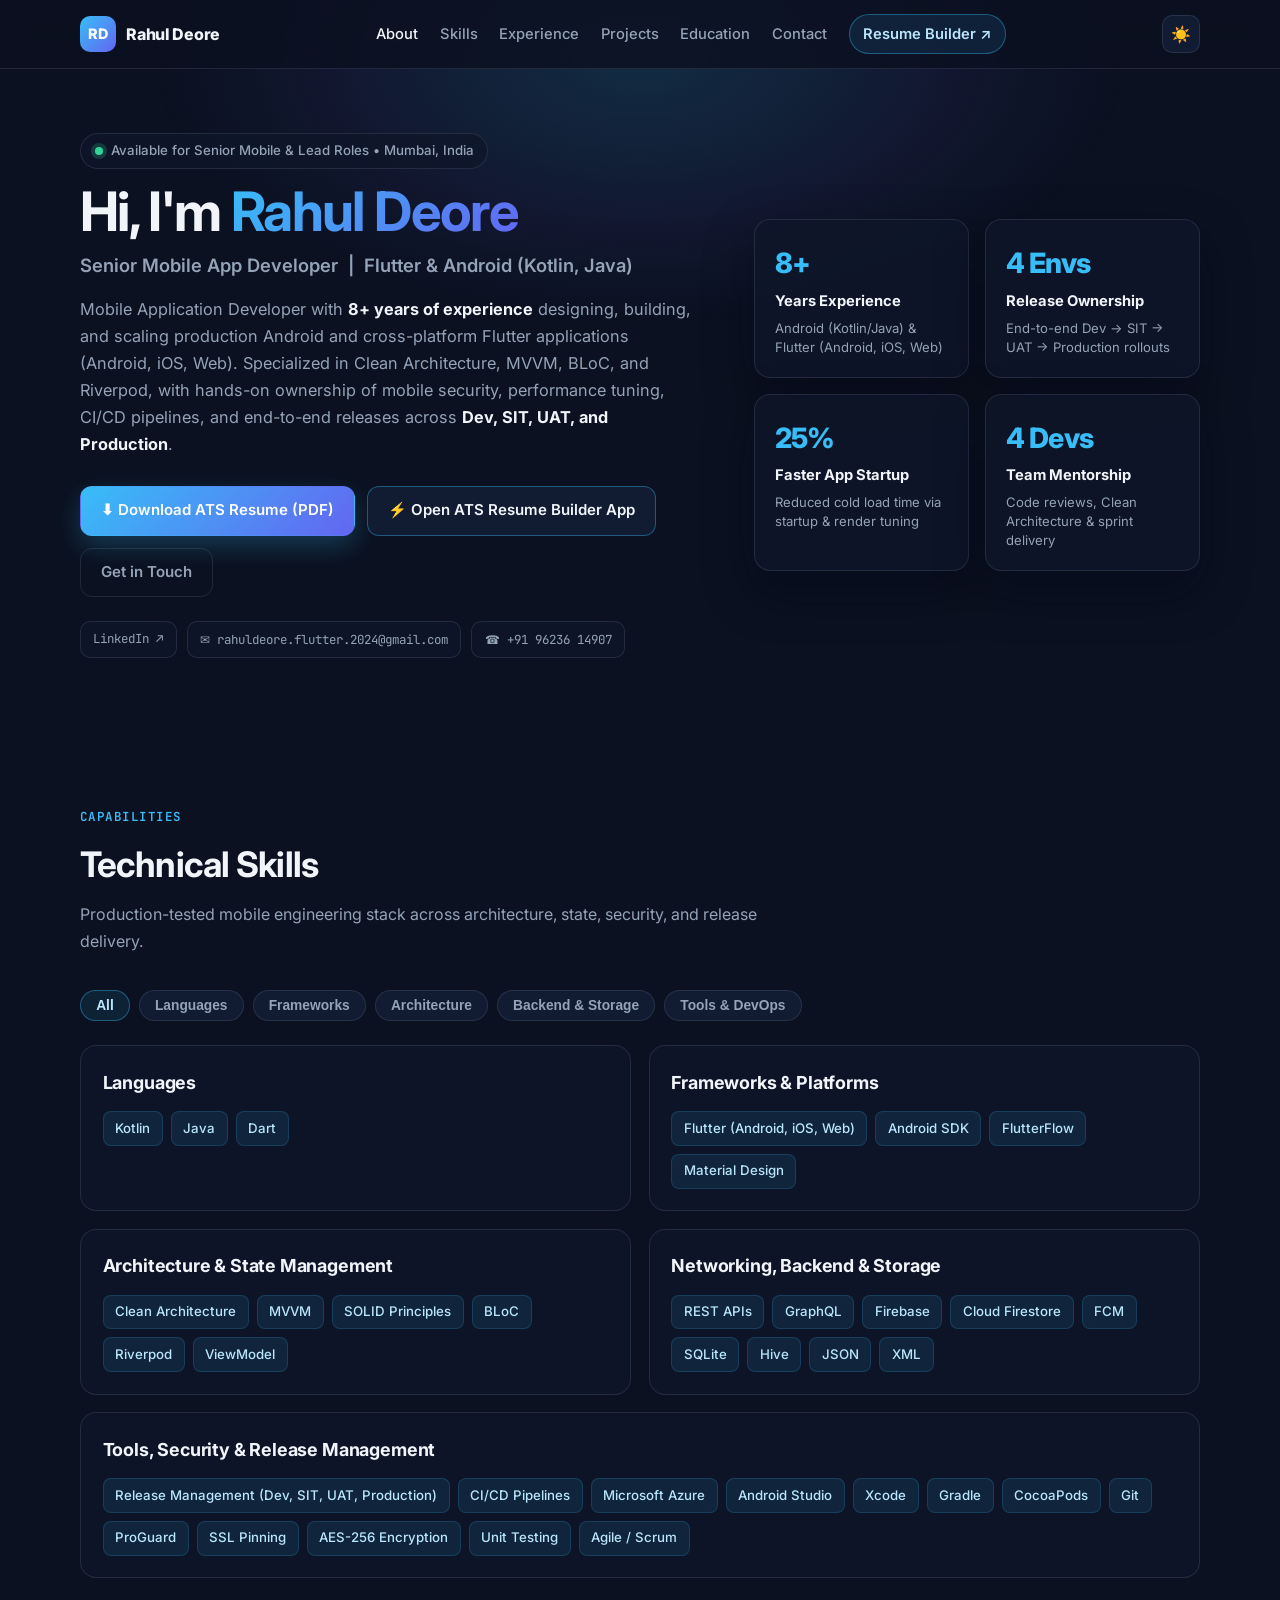
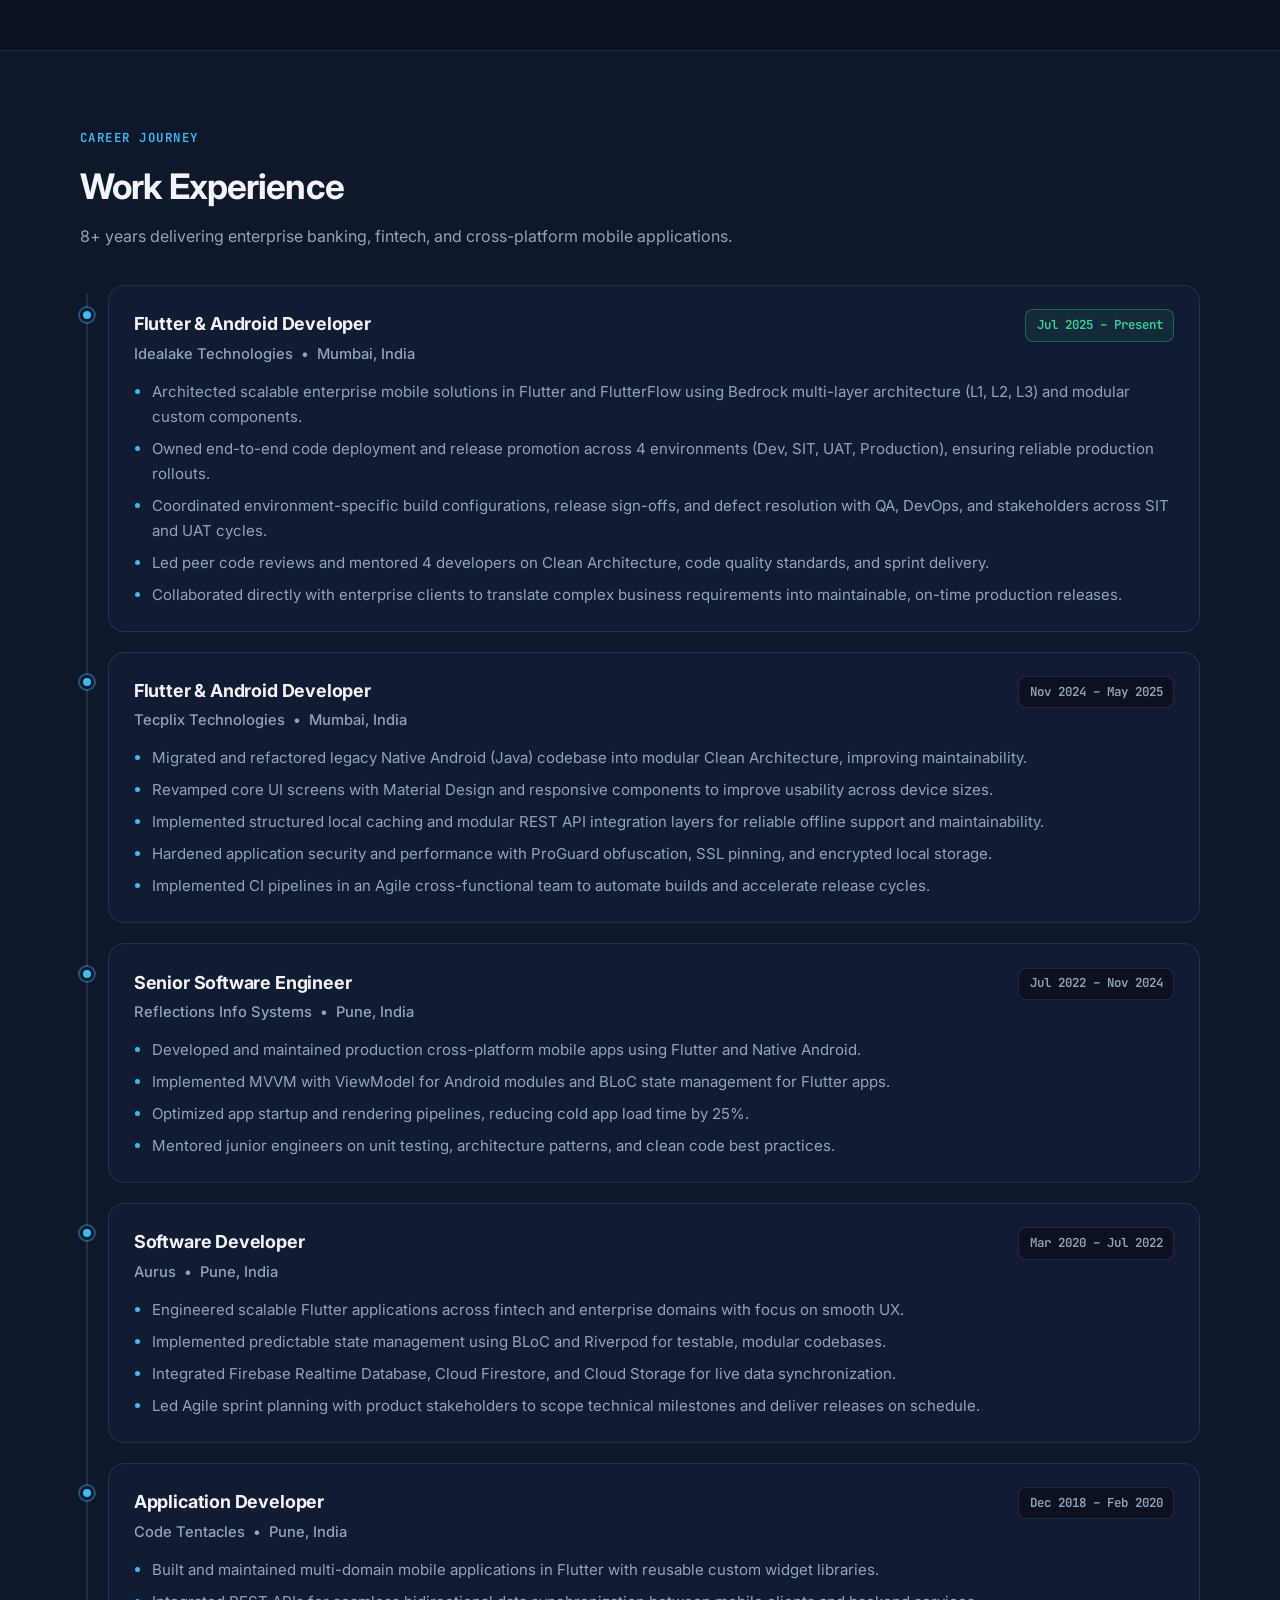
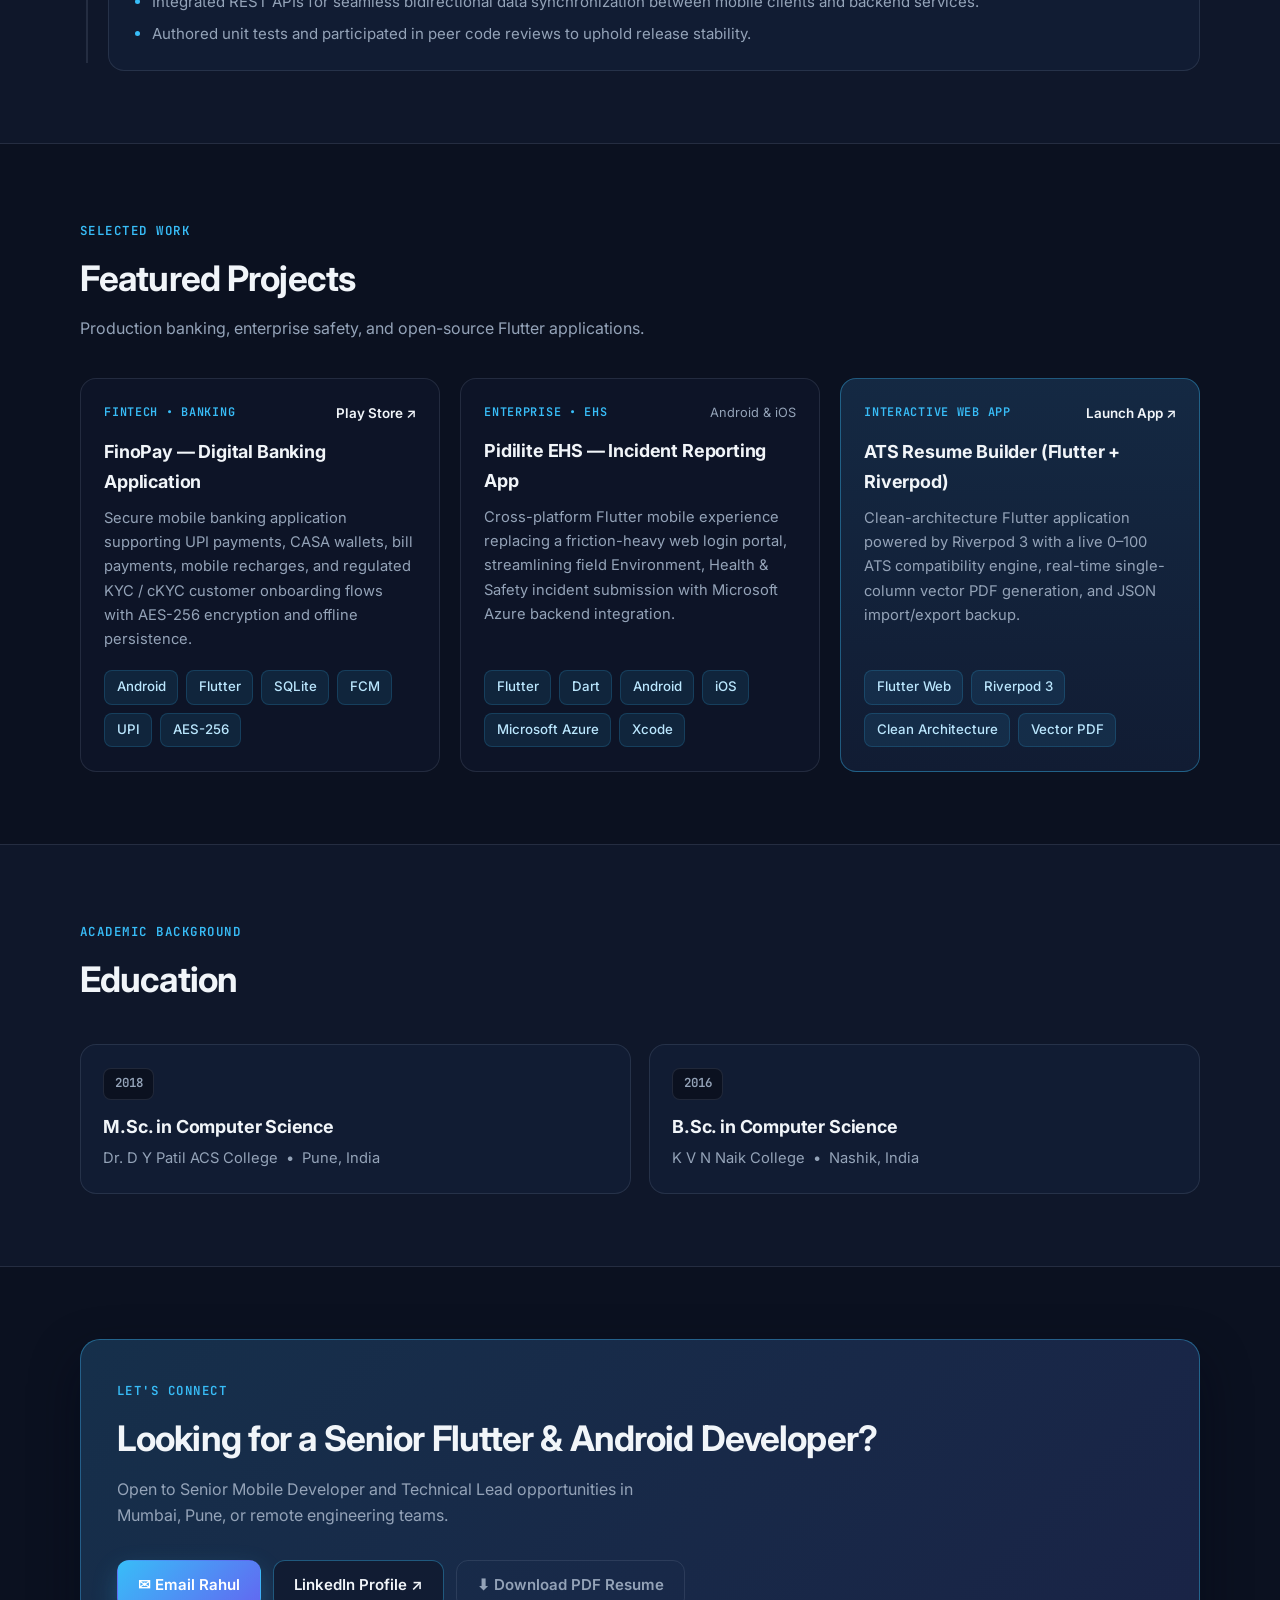
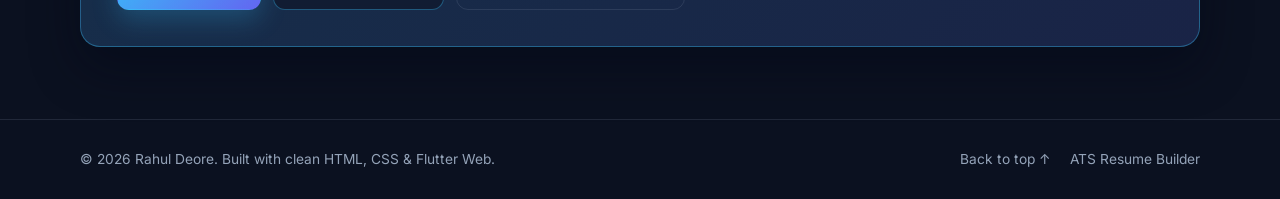
<file: portfolio_website/index.html>
<!DOCTYPE html>
<html lang="en" data-theme="dark">
<head>
  <meta charset="UTF-8" />
  <meta name="viewport" content="width=device-width, initial-scale=1.0" />
  <title>Rahul Deore — Senior Mobile App Developer (Flutter &amp; Android)</title>
  <meta
    name="description"
    content="Portfolio of Rahul Deore, Senior Mobile App Developer with 8+ years of experience building scalable Flutter and Android (Kotlin, Java) applications, Clean Architecture, BLoC, Riverpod, and multi-environment production releases."
  />
  <meta property="og:title" content="Rahul Deore — Senior Mobile App Developer" />
  <meta
    property="og:description"
    content="8+ years building high-performance Flutter & Android apps across FinTech and Enterprise domains."
  />
  <meta property="og:type" content="website" />
  <link rel="preconnect" href="https://fonts.googleapis.com" />
  <link rel="preconnect" href="https://fonts.gstatic.com" crossorigin />
  <link
    href="https://fonts.googleapis.com/css2?family=Inter:wght@400;500;600;700;800&family=JetBrains+Mono:wght@400;500;600&display=swap"
    rel="stylesheet"
  />
  <link rel="stylesheet" href="styles.css" />
</head>
<body>
  <div class="bg-glow" aria-hidden="true"></div>

  <!-- Navigation -->
  <header class="site-header" id="top">
    <div class="container nav-inner">
      <a href="#top" class="brand" aria-label="Rahul Deore Home">
        <span class="brand-mark">RD</span>
        <span class="brand-text">Rahul Deore</span>
      </a>

      <nav class="nav-links" id="navLinks" aria-label="Primary navigation">
        <a href="#about">About</a>
        <a href="#skills">Skills</a>
        <a href="#experience">Experience</a>
        <a href="#projects">Projects</a>
        <a href="#education">Education</a>
        <a href="#contact">Contact</a>
        <a href="resume-builder/" class="nav-pill">Resume Builder ↗</a>
      </nav>

      <div class="nav-actions">
        <button
          class="icon-btn"
          id="themeToggle"
          type="button"
          aria-label="Toggle light and dark theme"
          title="Toggle theme"
        >
          <span class="theme-icon" id="themeIcon">☀️</span>
        </button>
        <button
          class="icon-btn mobile-menu-btn"
          id="mobileMenuBtn"
          type="button"
          aria-label="Toggle navigation menu"
          aria-expanded="false"
        >
          ☰
        </button>
      </div>
    </div>
  </header>

  <main>
    <!-- Hero -->
    <section class="hero section" id="about">
      <div class="container hero-grid">
        <div class="hero-content">
          <div class="status-badge">
            <span class="status-dot"></span>
            Available for Senior Mobile &amp; Lead Roles • Mumbai, India
          </div>
          <h1>
            Hi, I'm <span class="gradient-text">Rahul Deore</span>
          </h1>
          <p class="hero-subtitle">
            Senior Mobile App Developer &nbsp;|&nbsp; Flutter &amp; Android (Kotlin, Java)
          </p>
          <p class="hero-description">
            Mobile Application Developer with <strong>8+ years of experience</strong> designing,
            building, and scaling production Android and cross-platform Flutter applications
            (Android, iOS, Web). Specialized in Clean Architecture, MVVM, BLoC, and Riverpod, with
            hands-on ownership of mobile security, performance tuning, CI/CD pipelines, and
            end-to-end releases across <strong>Dev, SIT, UAT, and Production</strong>.
          </p>

          <div class="hero-cta">
            <a
              href="assets/Rahul_Deore_ATS_Resume.pdf"
              download="Rahul_Deore_ATS_Resume.pdf"
              class="btn btn-primary"
            >
              ⬇ Download ATS Resume (PDF)
            </a>
            <a href="resume-builder/" class="btn btn-secondary">
              ⚡ Open ATS Resume Builder App
            </a>
            <a href="#contact" class="btn btn-ghost">Get in Touch</a>
          </div>

          <div class="hero-links">
            <a
              href="https://www.linkedin.com/in/rahul-deore-a39800193/"
              target="_blank"
              rel="noopener noreferrer"
              class="social-chip"
            >
              LinkedIn ↗
            </a>
            <button
              type="button"
              class="social-chip copy-trigger"
              data-copy="rahuldeore.flutter.2024@gmail.com"
            >
              ✉ rahuldeore.flutter.2024@gmail.com
            </button>
            <button
              type="button"
              class="social-chip copy-trigger"
              data-copy="+91 96236 14907"
            >
              ☎ +91 96236 14907
            </button>
          </div>
        </div>

        <aside class="hero-metrics" aria-label="Career Highlights">
          <div class="metric-card">
            <span class="metric-value">8+</span>
            <span class="metric-label">Years Experience</span>
            <p class="metric-note">Android (Kotlin/Java) &amp; Flutter (Android, iOS, Web)</p>
          </div>
          <div class="metric-card">
            <span class="metric-value">4 Envs</span>
            <span class="metric-label">Release Ownership</span>
            <p class="metric-note">End-to-end Dev → SIT → UAT → Production rollouts</p>
          </div>
          <div class="metric-card">
            <span class="metric-value">25%</span>
            <span class="metric-label">Faster App Startup</span>
            <p class="metric-note">Reduced cold load time via startup &amp; render tuning</p>
          </div>
          <div class="metric-card">
            <span class="metric-value">4 Devs</span>
            <span class="metric-label">Team Mentorship</span>
            <p class="metric-note">Code reviews, Clean Architecture &amp; sprint delivery</p>
          </div>
        </aside>
      </div>
    </section>

    <!-- Technical Skills -->
    <section class="section" id="skills">
      <div class="container">
        <div class="section-heading">
          <span class="eyebrow">Capabilities</span>
          <h2>Technical Skills</h2>
          <p>Production-tested mobile engineering stack across architecture, state, security, and release delivery.</p>
        </div>

        <div class="filter-bar" role="tablist" aria-label="Filter skills by category">
          <button type="button" class="filter-btn active" data-filter="all">All</button>
          <button type="button" class="filter-btn" data-filter="languages">Languages</button>
          <button type="button" class="filter-btn" data-filter="frameworks">Frameworks</button>
          <button type="button" class="filter-btn" data-filter="architecture">Architecture</button>
          <button type="button" class="filter-btn" data-filter="backend">Backend &amp; Storage</button>
          <button type="button" class="filter-btn" data-filter="devops">Tools &amp; DevOps</button>
        </div>

        <div class="skills-grid" id="skillsGrid">
          <article class="skill-card" data-category="languages">
            <h3>Languages</h3>
            <div class="chip-list">
              <span class="chip">Kotlin</span>
              <span class="chip">Java</span>
              <span class="chip">Dart</span>
            </div>
          </article>

          <article class="skill-card" data-category="frameworks">
            <h3>Frameworks &amp; Platforms</h3>
            <div class="chip-list">
              <span class="chip">Flutter (Android, iOS, Web)</span>
              <span class="chip">Android SDK</span>
              <span class="chip">FlutterFlow</span>
              <span class="chip">Material Design</span>
            </div>
          </article>

          <article class="skill-card" data-category="architecture">
            <h3>Architecture &amp; State Management</h3>
            <div class="chip-list">
              <span class="chip">Clean Architecture</span>
              <span class="chip">MVVM</span>
              <span class="chip">SOLID Principles</span>
              <span class="chip">BLoC</span>
              <span class="chip">Riverpod</span>
              <span class="chip">ViewModel</span>
            </div>
          </article>

          <article class="skill-card" data-category="backend">
            <h3>Networking, Backend &amp; Storage</h3>
            <div class="chip-list">
              <span class="chip">REST APIs</span>
              <span class="chip">GraphQL</span>
              <span class="chip">Firebase</span>
              <span class="chip">Cloud Firestore</span>
              <span class="chip">FCM</span>
              <span class="chip">SQLite</span>
              <span class="chip">Hive</span>
              <span class="chip">JSON</span>
              <span class="chip">XML</span>
            </div>
          </article>

          <article class="skill-card skill-card-wide" data-category="devops">
            <h3>Tools, Security &amp; Release Management</h3>
            <div class="chip-list">
              <span class="chip">Release Management (Dev, SIT, UAT, Production)</span>
              <span class="chip">CI/CD Pipelines</span>
              <span class="chip">Microsoft Azure</span>
              <span class="chip">Android Studio</span>
              <span class="chip">Xcode</span>
              <span class="chip">Gradle</span>
              <span class="chip">CocoaPods</span>
              <span class="chip">Git</span>
              <span class="chip">ProGuard</span>
              <span class="chip">SSL Pinning</span>
              <span class="chip">AES-256 Encryption</span>
              <span class="chip">Unit Testing</span>
              <span class="chip">Agile / Scrum</span>
            </div>
          </article>
        </div>
      </div>
    </section>

    <!-- Experience Timeline -->
    <section class="section section-alt" id="experience">
      <div class="container">
        <div class="section-heading">
          <span class="eyebrow">Career Journey</span>
          <h2>Work Experience</h2>
          <p>8+ years delivering enterprise banking, fintech, and cross-platform mobile applications.</p>
        </div>

        <div class="timeline">
          <article class="timeline-item">
            <div class="timeline-marker"></div>
            <div class="timeline-card">
              <div class="timeline-header">
                <div>
                  <h3>Flutter &amp; Android Developer</h3>
                  <p class="company-line">Idealake Technologies &nbsp;•&nbsp; Mumbai, India</p>
                </div>
                <span class="date-badge current">Jul 2025 – Present</span>
              </div>
              <ul class="bullet-list">
                <li>Architected scalable enterprise mobile solutions in Flutter and FlutterFlow using Bedrock multi-layer architecture (L1, L2, L3) and modular custom components.</li>
                <li>Owned end-to-end code deployment and release promotion across 4 environments (Dev, SIT, UAT, Production), ensuring reliable production rollouts.</li>
                <li>Coordinated environment-specific build configurations, release sign-offs, and defect resolution with QA, DevOps, and stakeholders across SIT and UAT cycles.</li>
                <li>Led peer code reviews and mentored 4 developers on Clean Architecture, code quality standards, and sprint delivery.</li>
                <li>Collaborated directly with enterprise clients to translate complex business requirements into maintainable, on-time production releases.</li>
              </ul>
            </div>
          </article>

          <article class="timeline-item">
            <div class="timeline-marker"></div>
            <div class="timeline-card">
              <div class="timeline-header">
                <div>
                  <h3>Flutter &amp; Android Developer</h3>
                  <p class="company-line">Tecplix Technologies &nbsp;•&nbsp; Mumbai, India</p>
                </div>
                <span class="date-badge">Nov 2024 – May 2025</span>
              </div>
              <ul class="bullet-list">
                <li>Migrated and refactored legacy Native Android (Java) codebase into modular Clean Architecture, improving maintainability.</li>
                <li>Revamped core UI screens with Material Design and responsive components to improve usability across device sizes.</li>
                <li>Implemented structured local caching and modular REST API integration layers for reliable offline support and maintainability.</li>
                <li>Hardened application security and performance with ProGuard obfuscation, SSL pinning, and encrypted local storage.</li>
                <li>Implemented CI pipelines in an Agile cross-functional team to automate builds and accelerate release cycles.</li>
              </ul>
            </div>
          </article>

          <article class="timeline-item">
            <div class="timeline-marker"></div>
            <div class="timeline-card">
              <div class="timeline-header">
                <div>
                  <h3>Senior Software Engineer</h3>
                  <p class="company-line">Reflections Info Systems &nbsp;•&nbsp; Pune, India</p>
                </div>
                <span class="date-badge">Jul 2022 – Nov 2024</span>
              </div>
              <ul class="bullet-list">
                <li>Developed and maintained production cross-platform mobile apps using Flutter and Native Android.</li>
                <li>Implemented MVVM with ViewModel for Android modules and BLoC state management for Flutter apps.</li>
                <li>Optimized app startup and rendering pipelines, reducing cold app load time by 25%.</li>
                <li>Mentored junior engineers on unit testing, architecture patterns, and clean code best practices.</li>
              </ul>
            </div>
          </article>

          <article class="timeline-item">
            <div class="timeline-marker"></div>
            <div class="timeline-card">
              <div class="timeline-header">
                <div>
                  <h3>Software Developer</h3>
                  <p class="company-line">Aurus &nbsp;•&nbsp; Pune, India</p>
                </div>
                <span class="date-badge">Mar 2020 – Jul 2022</span>
              </div>
              <ul class="bullet-list">
                <li>Engineered scalable Flutter applications across fintech and enterprise domains with focus on smooth UX.</li>
                <li>Implemented predictable state management using BLoC and Riverpod for testable, modular codebases.</li>
                <li>Integrated Firebase Realtime Database, Cloud Firestore, and Cloud Storage for live data synchronization.</li>
                <li>Led Agile sprint planning with product stakeholders to scope technical milestones and deliver releases on schedule.</li>
              </ul>
            </div>
          </article>

          <article class="timeline-item">
            <div class="timeline-marker"></div>
            <div class="timeline-card">
              <div class="timeline-header">
                <div>
                  <h3>Application Developer</h3>
                  <p class="company-line">Code Tentacles &nbsp;•&nbsp; Pune, India</p>
                </div>
                <span class="date-badge">Dec 2018 – Feb 2020</span>
              </div>
              <ul class="bullet-list">
                <li>Built and maintained multi-domain mobile applications in Flutter with reusable custom widget libraries.</li>
                <li>Integrated REST APIs for seamless bidirectional data synchronization between mobile clients and backend services.</li>
                <li>Authored unit tests and participated in peer code reviews to uphold release stability.</li>
              </ul>
            </div>
          </article>
        </div>
      </div>
    </section>

    <!-- Featured Projects -->
    <section class="section" id="projects">
      <div class="container">
        <div class="section-heading">
          <span class="eyebrow">Selected Work</span>
          <h2>Featured Projects</h2>
          <p>Production banking, enterprise safety, and open-source Flutter applications.</p>
        </div>

        <div class="projects-grid">
          <article class="project-card">
            <div class="project-top">
              <span class="project-tag">FinTech • Banking</span>
              <a
                href="https://play.google.com/store/apps/details?id=com.finopaymentbank.mobile"
                target="_blank"
                rel="noopener noreferrer"
                class="project-link"
              >
                Play Store ↗
              </a>
            </div>
            <h3>FinoPay — Digital Banking Application</h3>
            <p class="project-desc">
              Secure mobile banking application supporting UPI payments, CASA wallets, bill
              payments, mobile recharges, and regulated KYC / cKYC customer onboarding flows with
              AES-256 encryption and offline persistence.
            </p>
            <div class="chip-list">
              <span class="chip">Android</span>
              <span class="chip">Flutter</span>
              <span class="chip">SQLite</span>
              <span class="chip">FCM</span>
              <span class="chip">UPI</span>
              <span class="chip">AES-256</span>
            </div>
          </article>

          <article class="project-card">
            <div class="project-top">
              <span class="project-tag">Enterprise • EHS</span>
              <span class="project-meta">Android &amp; iOS</span>
            </div>
            <h3>Pidilite EHS — Incident Reporting App</h3>
            <p class="project-desc">
              Cross-platform Flutter mobile experience replacing a friction-heavy web login portal,
              streamlining field Environment, Health &amp; Safety incident submission with Microsoft
              Azure backend integration.
            </p>
            <div class="chip-list">
              <span class="chip">Flutter</span>
              <span class="chip">Dart</span>
              <span class="chip">Android</span>
              <span class="chip">iOS</span>
              <span class="chip">Microsoft Azure</span>
              <span class="chip">Xcode</span>
            </div>
          </article>

          <article class="project-card project-card-accent">
            <div class="project-top">
              <span class="project-tag">Interactive Web App</span>
              <a href="resume-builder/" class="project-link">Launch App ↗</a>
            </div>
            <h3>ATS Resume Builder (Flutter + Riverpod)</h3>
            <p class="project-desc">
              Clean-architecture Flutter application powered by Riverpod 3 with a live 0–100 ATS
              compatibility engine, real-time single-column vector PDF generation, and JSON
              import/export backup.
            </p>
            <div class="chip-list">
              <span class="chip">Flutter Web</span>
              <span class="chip">Riverpod 3</span>
              <span class="chip">Clean Architecture</span>
              <span class="chip">Vector PDF</span>
            </div>
          </article>
        </div>
      </div>
    </section>

    <!-- Education -->
    <section class="section section-alt" id="education">
      <div class="container">
        <div class="section-heading">
          <span class="eyebrow">Academic Background</span>
          <h2>Education</h2>
        </div>

        <div class="education-grid">
          <article class="edu-card">
            <span class="date-badge">2018</span>
            <h3>M.Sc. in Computer Science</h3>
            <p>Dr. D Y Patil ACS College &nbsp;•&nbsp; Pune, India</p>
          </article>

          <article class="edu-card">
            <span class="date-badge">2016</span>
            <h3>B.Sc. in Computer Science</h3>
            <p>K V N Naik College &nbsp;•&nbsp; Nashik, India</p>
          </article>
        </div>
      </div>
    </section>

    <!-- Contact -->
    <section class="section" id="contact">
      <div class="container">
        <div class="contact-banner">
          <div>
            <span class="eyebrow">Let's Connect</span>
            <h2>Looking for a Senior Flutter &amp; Android Developer?</h2>
            <p>
              Open to Senior Mobile Developer and Technical Lead opportunities in Mumbai, Pune, or
              remote engineering teams.
            </p>
          </div>
          <div class="contact-actions">
            <a
              href="mailto:rahuldeore.flutter.2024@gmail.com"
              class="btn btn-primary"
            >
              ✉ Email Rahul
            </a>
            <a
              href="https://www.linkedin.com/in/rahul-deore-a39800193/"
              target="_blank"
              rel="noopener noreferrer"
              class="btn btn-secondary"
            >
              LinkedIn Profile ↗
            </a>
            <a
              href="assets/Rahul_Deore_ATS_Resume.pdf"
              download="Rahul_Deore_ATS_Resume.pdf"
              class="btn btn-ghost"
            >
              ⬇ Download PDF Resume
            </a>
          </div>
        </div>
      </div>
    </section>
  </main>

  <footer class="site-footer">
    <div class="container footer-inner">
      <p>© <span id="currentYear"></span> Rahul Deore. Built with clean HTML, CSS &amp; Flutter Web.</p>
      <div class="footer-links">
        <a href="#top">Back to top ↑</a>
        <a href="resume-builder/">ATS Resume Builder</a>
      </div>
    </div>
  </footer>

  <div class="toast" id="toast" role="status" aria-live="polite"></div>

  <script src="script.js"></script>
</body>
</html>
</file>
<file: portfolio_website/styles.css>
/* ==========================================================================
   Rahul Deore — Senior Mobile App Developer Portfolio
   ========================================================================== */

:root {
  --bg: #0b1120;
  --bg-alt: #0f172a;
  --surface: rgba(15, 23, 42, 0.78);
  --surface-solid: #111c33;
  --border: rgba(148, 163, 184, 0.16);
  --border-strong: rgba(56, 189, 248, 0.38);
  --text: #f1f5f9;
  --text-muted: #94a3b8;
  --accent: #38bdf8;
  --accent-2: #6366f1;
  --success: #34d399;
  --chip-bg: rgba(56, 189, 248, 0.1);
  --chip-text: #bae6fd;
  --shadow: 0 20px 50px rgba(2, 6, 23, 0.45);
  --radius: 16px;
}

[data-theme="light"] {
  --bg: #f8fafc;
  --bg-alt: #f1f5f9;
  --surface: rgba(255, 255, 255, 0.9);
  --surface-solid: #ffffff;
  --border: rgba(15, 23, 42, 0.1);
  --border-strong: rgba(29, 78, 216, 0.35);
  --text: #0f172a;
  --text-muted: #475569;
  --accent: #1d4ed8;
  --accent-2: #4f46e5;
  --success: #15803d;
  --chip-bg: rgba(29, 78, 216, 0.08);
  --chip-text: #1e3a8a;
  --shadow: 0 12px 32px rgba(15, 23, 42, 0.08);
}

*,
*::before,
*::after {
  box-sizing: border-box;
}

html {
  scroll-behavior: smooth;
}

body {
  margin: 0;
  font-family: "Inter", -apple-system, BlinkMacSystemFont, "Segoe UI", sans-serif;
  background-color: var(--bg);
  color: var(--text);
  line-height: 1.65;
  overflow-x: hidden;
  transition: background-color 0.25s ease, color 0.25s ease;
}

.bg-glow {
  position: fixed;
  inset: -200px auto auto 50%;
  transform: translateX(-50%);
  width: 960px;
  height: 520px;
  background: radial-gradient(
    ellipse at center,
    rgba(56, 189, 248, 0.16),
    rgba(99, 102, 241, 0.08) 45%,
    transparent 72%
  );
  pointer-events: none;
  z-index: 0;
}

[data-theme="light"] .bg-glow {
  background: radial-gradient(
    ellipse at center,
    rgba(37, 99, 235, 0.11),
    rgba(79, 70, 229, 0.05) 45%,
    transparent 72%
  );
}

.container {
  position: relative;
  z-index: 1;
  width: min(1120px, calc(100% - 2rem));
  margin-inline: auto;
}

/* Header & Navigation */
.site-header {
  position: sticky;
  top: 0;
  z-index: 50;
  backdrop-filter: blur(14px);
  -webkit-backdrop-filter: blur(14px);
  background: color-mix(in srgb, var(--bg) 82%, transparent);
  border-bottom: 1px solid var(--border);
}

.nav-inner {
  display: flex;
  align-items: center;
  justify-content: space-between;
  min-height: 68px;
  gap: 1rem;
}

.brand {
  display: inline-flex;
  align-items: center;
  gap: 0.65rem;
  text-decoration: none;
  color: var(--text);
  font-weight: 800;
  letter-spacing: -0.02em;
}

.brand-mark {
  display: grid;
  place-items: center;
  width: 36px;
  height: 36px;
  border-radius: 10px;
  background: linear-gradient(135deg, var(--accent), var(--accent-2));
  color: #ffffff;
  font-size: 0.9rem;
  font-weight: 800;
}

.nav-links {
  display: flex;
  align-items: center;
  gap: 1.35rem;
}

.nav-links a {
  color: var(--text-muted);
  text-decoration: none;
  font-size: 0.92rem;
  font-weight: 500;
  transition: color 0.2s ease;
}

.nav-links a:hover,
.nav-links a.active {
  color: var(--text);
}

.nav-pill {
  padding: 0.42rem 0.85rem;
  border-radius: 999px;
  background: var(--chip-bg);
  color: var(--chip-text) !important;
  border: 1px solid var(--border-strong);
  font-weight: 600 !important;
}

.nav-actions {
  display: flex;
  align-items: center;
  gap: 0.5rem;
}

.icon-btn {
  display: inline-grid;
  place-items: center;
  width: 38px;
  height: 38px;
  border-radius: 10px;
  border: 1px solid var(--border);
  background: var(--surface-solid);
  color: var(--text);
  cursor: pointer;
  font-size: 1rem;
  transition: border-color 0.2s ease, transform 0.15s ease;
}

.icon-btn:hover {
  border-color: var(--border-strong);
  transform: translateY(-1px);
}

.mobile-menu-btn {
  display: none;
}

/* Sections */
.section {
  padding: 4.5rem 0;
}

.section-alt {
  background: var(--bg-alt);
  border-top: 1px solid var(--border);
  border-bottom: 1px solid var(--border);
}

.section-heading {
  max-width: 680px;
  margin-bottom: 2.25rem;
}

.eyebrow {
  display: inline-block;
  font-family: "JetBrains Mono", monospace;
  font-size: 0.78rem;
  font-weight: 600;
  text-transform: uppercase;
  letter-spacing: 0.12em;
  color: var(--accent);
  margin-bottom: 0.5rem;
}

h1 {
  margin: 0.75rem 0 0.5rem;
  font-size: clamp(2.25rem, 5vw, 3.4rem);
  line-height: 1.12;
  letter-spacing: -0.03em;
}

h2 {
  margin: 0 0 0.5rem;
  font-size: clamp(1.65rem, 3vw, 2.2rem);
  letter-spacing: -0.025em;
}

h3 {
  margin: 0;
  font-size: 1.12rem;
  letter-spacing: -0.01em;
}

.section-heading p {
  margin: 0;
  color: var(--text-muted);
}

/* Hero */
.hero {
  padding-top: 4rem;
  padding-bottom: 4.5rem;
}

.hero-grid {
  display: grid;
  grid-template-columns: 1.35fr 0.95fr;
  gap: 2.5rem;
  align-items: center;
}

.status-badge {
  display: inline-flex;
  align-items: center;
  gap: 0.5rem;
  padding: 0.38rem 0.85rem;
  border-radius: 999px;
  border: 1px solid var(--border);
  background: var(--surface);
  font-size: 0.83rem;
  font-weight: 500;
  color: var(--text-muted);
}

.status-dot {
  width: 8px;
  height: 8px;
  border-radius: 50%;
  background: var(--success);
  box-shadow: 0 0 0 4px rgba(52, 211, 153, 0.2);
}

.gradient-text {
  background: linear-gradient(135deg, var(--accent), var(--accent-2));
  -webkit-background-clip: text;
  background-clip: text;
  color: transparent;
}

.hero-subtitle {
  margin: 0 0 1rem;
  font-size: 1.15rem;
  font-weight: 600;
  color: var(--text-muted);
}

.hero-description {
  margin: 0 0 1.75rem;
  color: var(--text-muted);
  font-size: 1.02rem;
  max-width: 62ch;
}

.hero-description strong {
  color: var(--text);
}

.hero-cta {
  display: flex;
  flex-wrap: wrap;
  gap: 0.75rem;
  margin-bottom: 1.5rem;
}

.btn {
  display: inline-flex;
  align-items: center;
  justify-content: center;
  gap: 0.45rem;
  padding: 0.72rem 1.25rem;
  border-radius: 12px;
  font-size: 0.94rem;
  font-weight: 600;
  text-decoration: none;
  border: 1px solid transparent;
  cursor: pointer;
  transition: transform 0.15s ease, box-shadow 0.2s ease, border-color 0.2s ease;
}

.btn:hover {
  transform: translateY(-2px);
}

.btn-primary {
  background: linear-gradient(135deg, var(--accent), var(--accent-2));
  color: #ffffff;
  box-shadow: 0 10px 26px rgba(56, 189, 248, 0.24);
}

.btn-secondary {
  background: var(--surface-solid);
  color: var(--text);
  border-color: var(--border-strong);
}

.btn-ghost {
  background: transparent;
  color: var(--text-muted);
  border-color: var(--border);
}

.btn-ghost:hover {
  color: var(--text);
  border-color: var(--border-strong);
}

.hero-links {
  display: flex;
  flex-wrap: wrap;
  gap: 0.6rem;
}

.social-chip {
  display: inline-flex;
  align-items: center;
  gap: 0.35rem;
  padding: 0.42rem 0.78rem;
  border-radius: 10px;
  border: 1px solid var(--border);
  background: var(--surface);
  color: var(--text-muted);
  font-family: "JetBrains Mono", monospace;
  font-size: 0.78rem;
  text-decoration: none;
  cursor: pointer;
  transition: border-color 0.2s ease, color 0.2s ease;
}

.social-chip:hover {
  color: var(--text);
  border-color: var(--border-strong);
}

/* Metrics */
.hero-metrics {
  display: grid;
  grid-template-columns: repeat(2, 1fr);
  gap: 1rem;
}

.metric-card {
  background: var(--surface);
  border: 1px solid var(--border);
  border-radius: var(--radius);
  padding: 1.25rem;
  box-shadow: var(--shadow);
  transition: border-color 0.2s ease, transform 0.2s ease;
}

.metric-card:hover {
  border-color: var(--border-strong);
  transform: translateY(-2px);
}

.metric-value {
  display: block;
  font-size: 1.75rem;
  font-weight: 800;
  letter-spacing: -0.03em;
  color: var(--accent);
}

.metric-label {
  display: block;
  font-weight: 700;
  font-size: 0.92rem;
  margin-top: 0.15rem;
}

.metric-note {
  margin: 0.35rem 0 0;
  font-size: 0.82rem;
  color: var(--text-muted);
  line-height: 1.45;
}

/* Skills */
.filter-bar {
  display: flex;
  flex-wrap: wrap;
  gap: 0.55rem;
  margin-bottom: 1.5rem;
}

.filter-btn {
  padding: 0.45rem 0.95rem;
  border-radius: 999px;
  border: 1px solid var(--border);
  background: var(--surface-solid);
  color: var(--text-muted);
  font-size: 0.86rem;
  font-weight: 600;
  cursor: pointer;
  transition: all 0.2s ease;
}

.filter-btn.active,
.filter-btn:hover {
  background: var(--chip-bg);
  color: var(--chip-text);
  border-color: var(--border-strong);
}

.skills-grid {
  display: grid;
  grid-template-columns: repeat(2, 1fr);
  gap: 1.1rem;
}

.skill-card {
  background: var(--surface);
  border: 1px solid var(--border);
  border-radius: var(--radius);
  padding: 1.35rem;
  transition: opacity 0.2s ease, border-color 0.2s ease;
}

.skill-card:hover {
  border-color: var(--border-strong);
}

.skill-card-wide {
  grid-column: 1 / -1;
}

.skill-card.hidden {
  display: none;
}

.skill-card h3 {
  margin-bottom: 0.85rem;
}

.chip-list {
  display: flex;
  flex-wrap: wrap;
  gap: 0.5rem;
}

.chip {
  display: inline-block;
  padding: 0.34rem 0.72rem;
  border-radius: 8px;
  background: var(--chip-bg);
  color: var(--chip-text);
  font-size: 0.83rem;
  font-weight: 500;
  border: 1px solid color-mix(in srgb, var(--border-strong) 45%, transparent);
}

/* Timeline */
.timeline {
  position: relative;
  display: grid;
  gap: 1.25rem;
  padding-left: 1.75rem;
}

.timeline::before {
  content: "";
  position: absolute;
  left: 6px;
  top: 8px;
  bottom: 8px;
  width: 2px;
  background: var(--border);
}

.timeline-item {
  position: relative;
}

.timeline-marker {
  position: absolute;
  left: -1.75rem;
  top: 1.45rem;
  width: 14px;
  height: 14px;
  border-radius: 50%;
  background: var(--accent);
  border: 3px solid var(--bg-alt);
  box-shadow: 0 0 0 2px var(--border-strong);
}

.timeline-card {
  background: var(--surface-solid);
  border: 1px solid var(--border);
  border-radius: var(--radius);
  padding: 1.45rem 1.55rem;
}

.timeline-header {
  display: flex;
  justify-content: space-between;
  align-items: flex-start;
  gap: 1rem;
  flex-wrap: wrap;
  margin-bottom: 0.85rem;
}

.company-line {
  margin: 0.2rem 0 0;
  color: var(--text-muted);
  font-size: 0.92rem;
  font-weight: 500;
}

.date-badge {
  display: inline-block;
  font-family: "JetBrains Mono", monospace;
  font-size: 0.78rem;
  font-weight: 600;
  padding: 0.3rem 0.65rem;
  border-radius: 8px;
  border: 1px solid var(--border);
  color: var(--text-muted);
  background: var(--bg);
  white-space: nowrap;
}

.date-badge.current {
  color: var(--success);
  border-color: rgba(52, 211, 153, 0.35);
  background: rgba(52, 211, 153, 0.08);
}

.bullet-list {
  margin: 0;
  padding-left: 1.15rem;
  display: grid;
  gap: 0.45rem;
  color: var(--text-muted);
  font-size: 0.94rem;
}

.bullet-list li::marker {
  color: var(--accent);
}

/* Projects */
.projects-grid {
  display: grid;
  grid-template-columns: repeat(3, 1fr);
  gap: 1.25rem;
}

.project-card {
  display: flex;
  flex-direction: column;
  background: var(--surface);
  border: 1px solid var(--border);
  border-radius: var(--radius);
  padding: 1.45rem;
  transition: border-color 0.2s ease, transform 0.2s ease;
}

.project-card:hover {
  border-color: var(--border-strong);
  transform: translateY(-3px);
}

.project-card-accent {
  border-color: var(--border-strong);
  background: linear-gradient(
    180deg,
    color-mix(in srgb, var(--accent) 8%, var(--surface-solid)),
    var(--surface-solid)
  );
}

.project-top {
  display: flex;
  align-items: center;
  justify-content: space-between;
  gap: 0.75rem;
  margin-bottom: 0.8rem;
}

.project-tag {
  font-family: "JetBrains Mono", monospace;
  font-size: 0.74rem;
  font-weight: 600;
  color: var(--accent);
  text-transform: uppercase;
  letter-spacing: 0.06em;
}

.project-link {
  font-size: 0.84rem;
  font-weight: 600;
  color: var(--text);
  text-decoration: none;
}

.project-link:hover {
  color: var(--accent);
}

.project-meta {
  font-size: 0.8rem;
  color: var(--text-muted);
}

.project-desc {
  margin: 0.6rem 0 1.15rem;
  font-size: 0.92rem;
  color: var(--text-muted);
  flex: 1;
}

/* Education */
.education-grid {
  display: grid;
  grid-template-columns: repeat(2, 1fr);
  gap: 1.1rem;
}

.edu-card {
  background: var(--surface-solid);
  border: 1px solid var(--border);
  border-radius: var(--radius);
  padding: 1.4rem;
}

.edu-card h3 {
  margin-top: 0.75rem;
}

.edu-card p {
  margin: 0.3rem 0 0;
  color: var(--text-muted);
  font-size: 0.92rem;
}

/* Contact */
.contact-banner {
  display: flex;
  align-items: center;
  justify-content: space-between;
  gap: 2rem;
  flex-wrap: wrap;
  padding: 2.25rem;
  border-radius: 20px;
  border: 1px solid var(--border-strong);
  background: linear-gradient(
    135deg,
    color-mix(in srgb, var(--accent) 12%, var(--surface-solid)),
    color-mix(in srgb, var(--accent-2) 10%, var(--surface-solid))
  );
  box-shadow: var(--shadow);
}

.contact-banner p {
  margin: 0.35rem 0 0;
  color: var(--text-muted);
  max-width: 54ch;
}

.contact-actions {
  display: flex;
  flex-wrap: wrap;
  gap: 0.75rem;
}

/* Footer */
.site-footer {
  border-top: 1px solid var(--border);
  padding: 1.75rem 0;
  color: var(--text-muted);
  font-size: 0.86rem;
}

.footer-inner {
  display: flex;
  align-items: center;
  justify-content: space-between;
  flex-wrap: wrap;
  gap: 1rem;
}

.footer-inner p {
  margin: 0;
}

.footer-links {
  display: flex;
  gap: 1.25rem;
}

.footer-links a {
  color: var(--text-muted);
  text-decoration: none;
}

.footer-links a:hover {
  color: var(--text);
}

/* Toast */
.toast {
  position: fixed;
  right: 1.25rem;
  bottom: 1.25rem;
  padding: 0.7rem 1.05rem;
  border-radius: 12px;
  background: var(--surface-solid);
  color: var(--text);
  border: 1px solid var(--border-strong);
  box-shadow: var(--shadow);
  font-size: 0.88rem;
  font-weight: 500;
  opacity: 0;
  transform: translateY(10px);
  pointer-events: none;
  transition: opacity 0.2s ease, transform 0.2s ease;
  z-index: 100;
}

.toast.show {
  opacity: 1;
  transform: translateY(0);
}

/* Responsive */
@media (max-width: 960px) {
  .hero-grid {
    grid-template-columns: 1fr;
  }

  .projects-grid {
    grid-template-columns: 1fr;
  }
}

@media (max-width: 760px) {
  .mobile-menu-btn {
    display: inline-grid;
  }

  .nav-links {
    position: absolute;
    top: 68px;
    left: 0;
    right: 0;
    display: none;
    flex-direction: column;
    align-items: flex-start;
    padding: 1rem 1.25rem 1.25rem;
    background: var(--surface-solid);
    border-bottom: 1px solid var(--border);
    box-shadow: var(--shadow);
  }

  .nav-links.open {
    display: flex;
  }

  .skills-grid,
  .education-grid,
  .hero-metrics {
    grid-template-columns: 1fr;
  }

  .section {
    padding: 3.25rem 0;
  }
}
</file>
